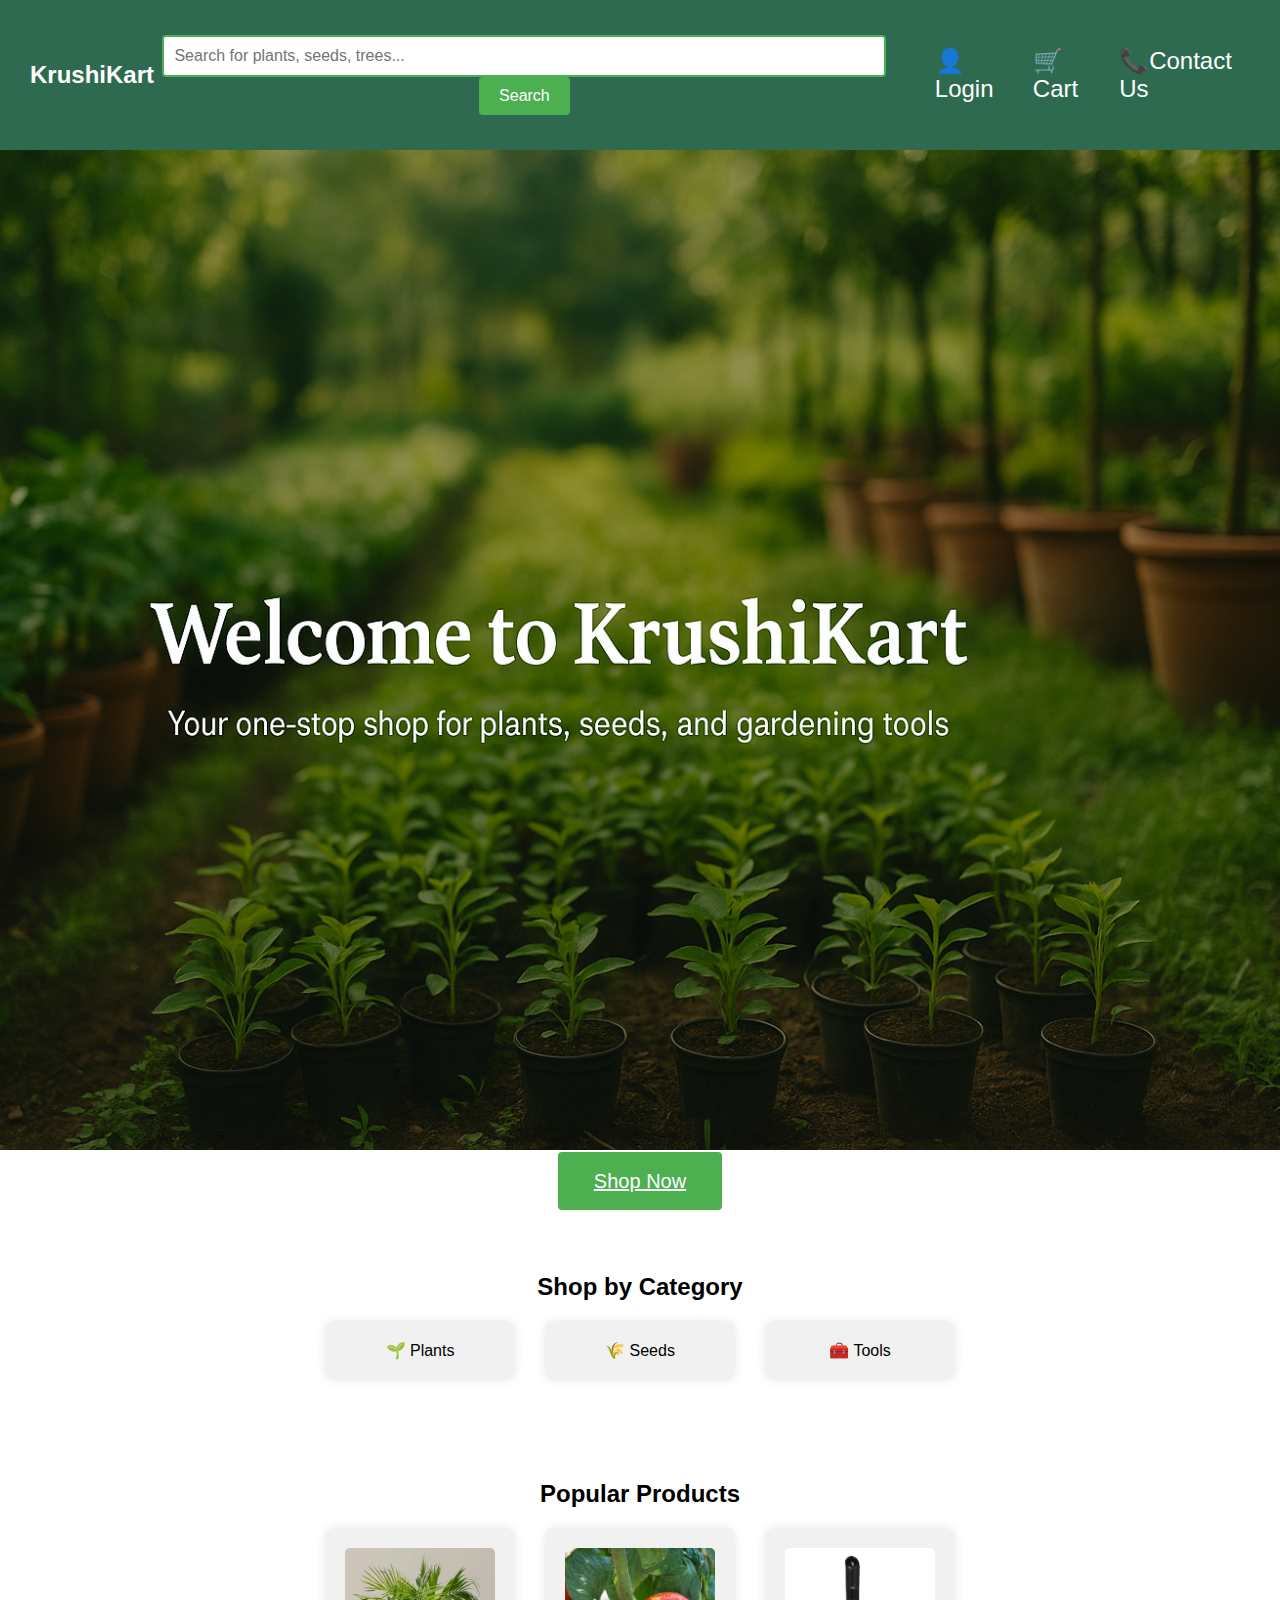
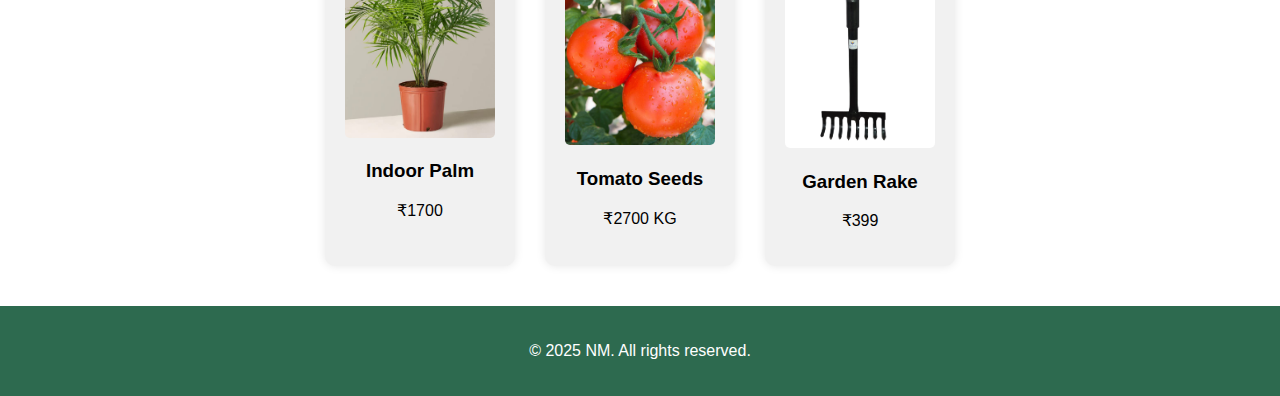
<file: templates/index.html>
<!DOCTYPE html>

<html lang="en">

<head>

    <meta charset="UTF-8">

    <title>KrushiKart</title>

    <link rel="stylesheet" href="/static/styles.css">

</head>

<body>



    <!-- Header -->

    <header>

        <div class="logo">KrushiKart</div>



        <div class="search-container">

            <form action="/search" method="GET">
          
              <input type="text" placeholder="Search for plants, seeds, trees..." name="query" required>
          
              <button type="submit">Search</button>
          
            </form>
          
        </div>


        

        <nav>

            <ul>

                <li><a href="login"> 👤Login </a></li>

                <li><a href="plants"> 🛒Cart </a></li>

                <li><a href="contact"> 📞Contact Us </a></li>

        

            </ul>

        </nav>

    </header>



    <!-- Hero Banner -->

    <section class="hero">

       <!-- <h1>Welcome to KrushiKart</h1>

        <p>Your one-stop shop for plants, seeds, and gardening tools</p> -->

    </section>

    <div class="shop-now-button">
        <li><a href="plants" class="shop-now-button-btn">Shop Now</a></li>
    </div>
      



    <!-- Categories -->

    <section class="categories">

        <h2>Shop by Category</h2>

        <div class="category-grid">

            <div class="category-card">🌱 Plants</div>

            <div class="category-card">🌾 Seeds</div>

            <div class="category-card">🧰 Tools</div>

        </div>

    </section>



    <!-- Featured Products -->

    <section class="featured">

        <h2>Popular Products</h2>

        <div class="product-grid">

            <div class="product-card">

                <img src="/static/Indoor-Palm.jpg" alt="Indoor Palm">

                <h3>Indoor Palm</h3>

                <p>₹1700</p>

            </div>

            <div class="product-card">

                <img src="/static/Tomato-Seeds.jpeg" alt="Tomato Seeds">

                <h3>Tomato Seeds</h3>

                <p>₹2700 KG</p>

            </div>

            <div class="product-card">

                <img src="/static/Garden Rake.png" alt="Garden Rake">

                <h3>Garden Rake</h3>

                <p>₹399</p>

            </div>

        </div>

    </section>



    <!-- Footer -->

    <footer>

        <p>&copy; 2025 NM. All rights reserved.</p>

    </footer>



</body>

</html>
</file>
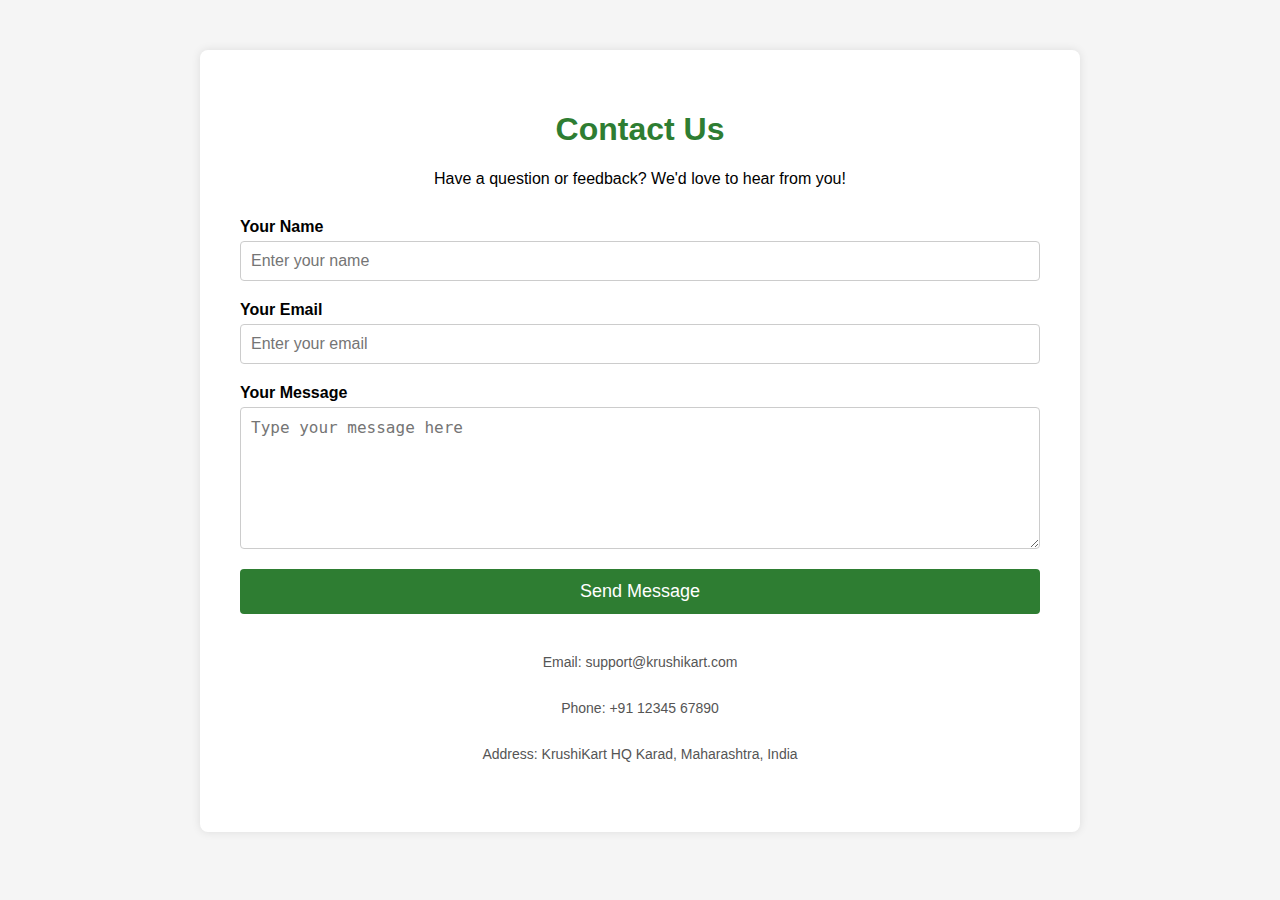
<file: templates/contact.html>
<!DOCTYPE html>

<html lang="en">

<head>

  <meta charset="UTF-8" />

  <meta name="viewport" content="width=device-width, initial-scale=1.0"/>

  <title>Contact Us | KrushiKart</title>

  <link rel="stylesheet" href="/static/contact.css" />

</head>

<body>

  <div class="container">

    <h1>Contact Us</h1>

    <p>Have a question or feedback? We'd love to hear from you!</p>

    <form action="#" method="post">

      <label for="name">Your Name</label>

      <input type="text" id="name" name="name" placeholder="Enter your name" required />



      <label for="email">Your Email</label>

      <input type="email" id="email" name="email" placeholder="Enter your email" required />



      <label for="message">Your Message</label>

      <textarea id="message" name="message" placeholder="Type your message here" required></textarea>

      



      <button type="submit">Send Message</button>

    </form>



    <div class="contact-info">

      <p>Email: support@krushikart.com</p>

      <p>Phone: +91 12345 67890</p>

      <p>Address: KrushiKart HQ Karad, Maharashtra, India</p>

    </div>

  </div>

</body>

</html>
</file>
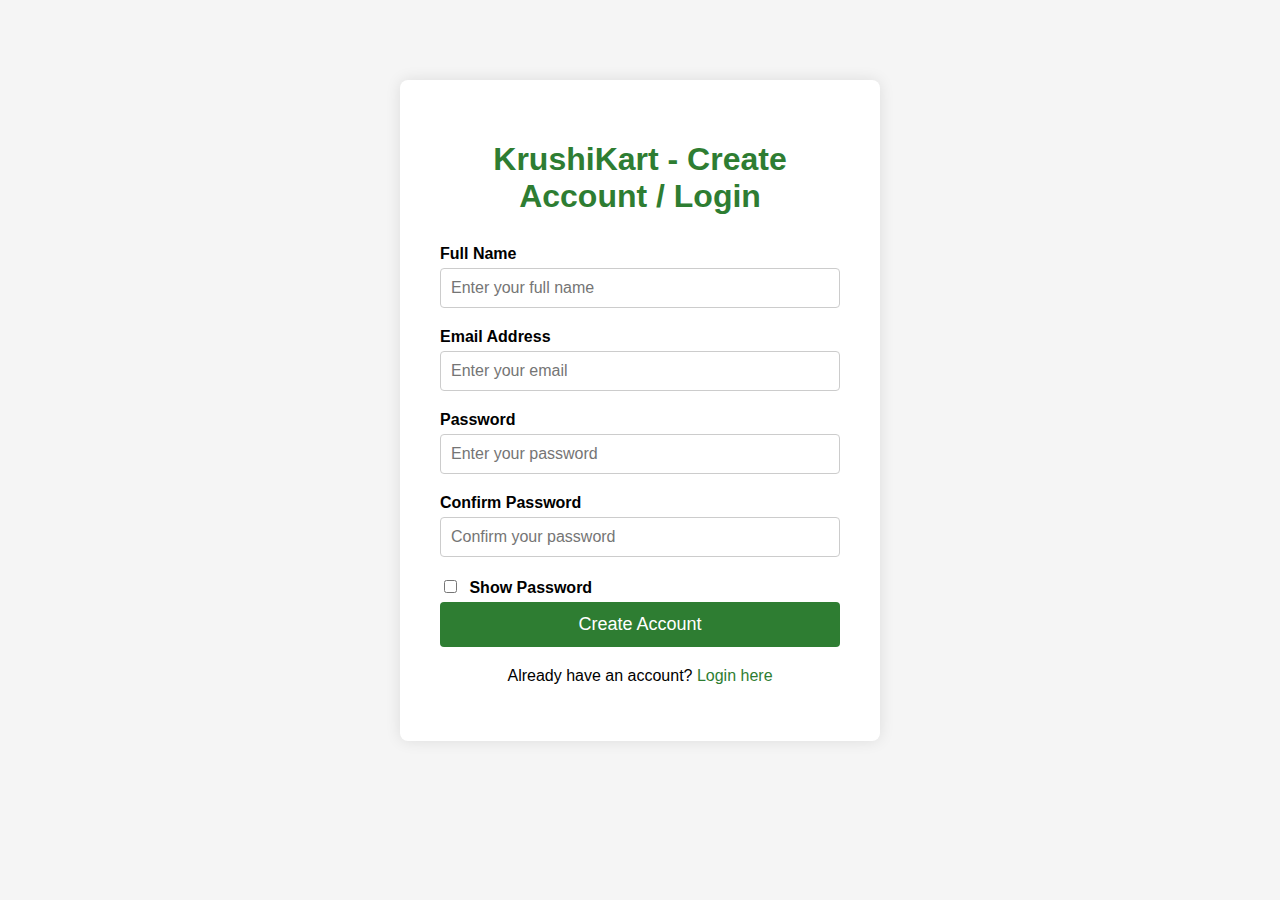
<file: templates/login.html>
<!DOCTYPE html>

<html lang="en">

<head>

  <meta charset="UTF-8" />

  <meta name="viewport" content="width=device-width, initial-scale=1.0"/>

  <title>Login | KrushiKart</title>

  <link rel="stylesheet" href="/static/login.css" />

</head>


<body>

    

  <div class="container">

    <h1>KrushiKart - Create Account / Login</h1>

    <form action="#" method="post">

      <label for="name">Full Name</label>

      <input type="text" id="name" name="name" placeholder="Enter your full name" required />



      <label for="email">Email Address</label>

      <input type="email" id="email" name="email" placeholder="Enter your email" required />



      <label for="password">Password</label>

      <input type="password" id="password" name="password" placeholder="Enter your password" required />


      <label for="confirm-password">Confirm Password</label>
      
      <input type="password" id="confirm-password" name="confirm-password" placeholder="Confirm your password" required />


      <label>

        <input type="checkbox" onclick="togglePassword()"> Show Password

      </label>



      <button type="submit">Create Account</button>



      <p class="login-text">Already have an account? <a href="#">Login here</a></p>

    </form>

  </div>



  <script>

    function togglePassword() {

      var pwd = document.getElementById("password");

      if (pwd.type === "password") {

        pwd.type = "text";

      } else {

        pwd.type = "password";

      }

    }

  </script>

</body>

</html>
</file>
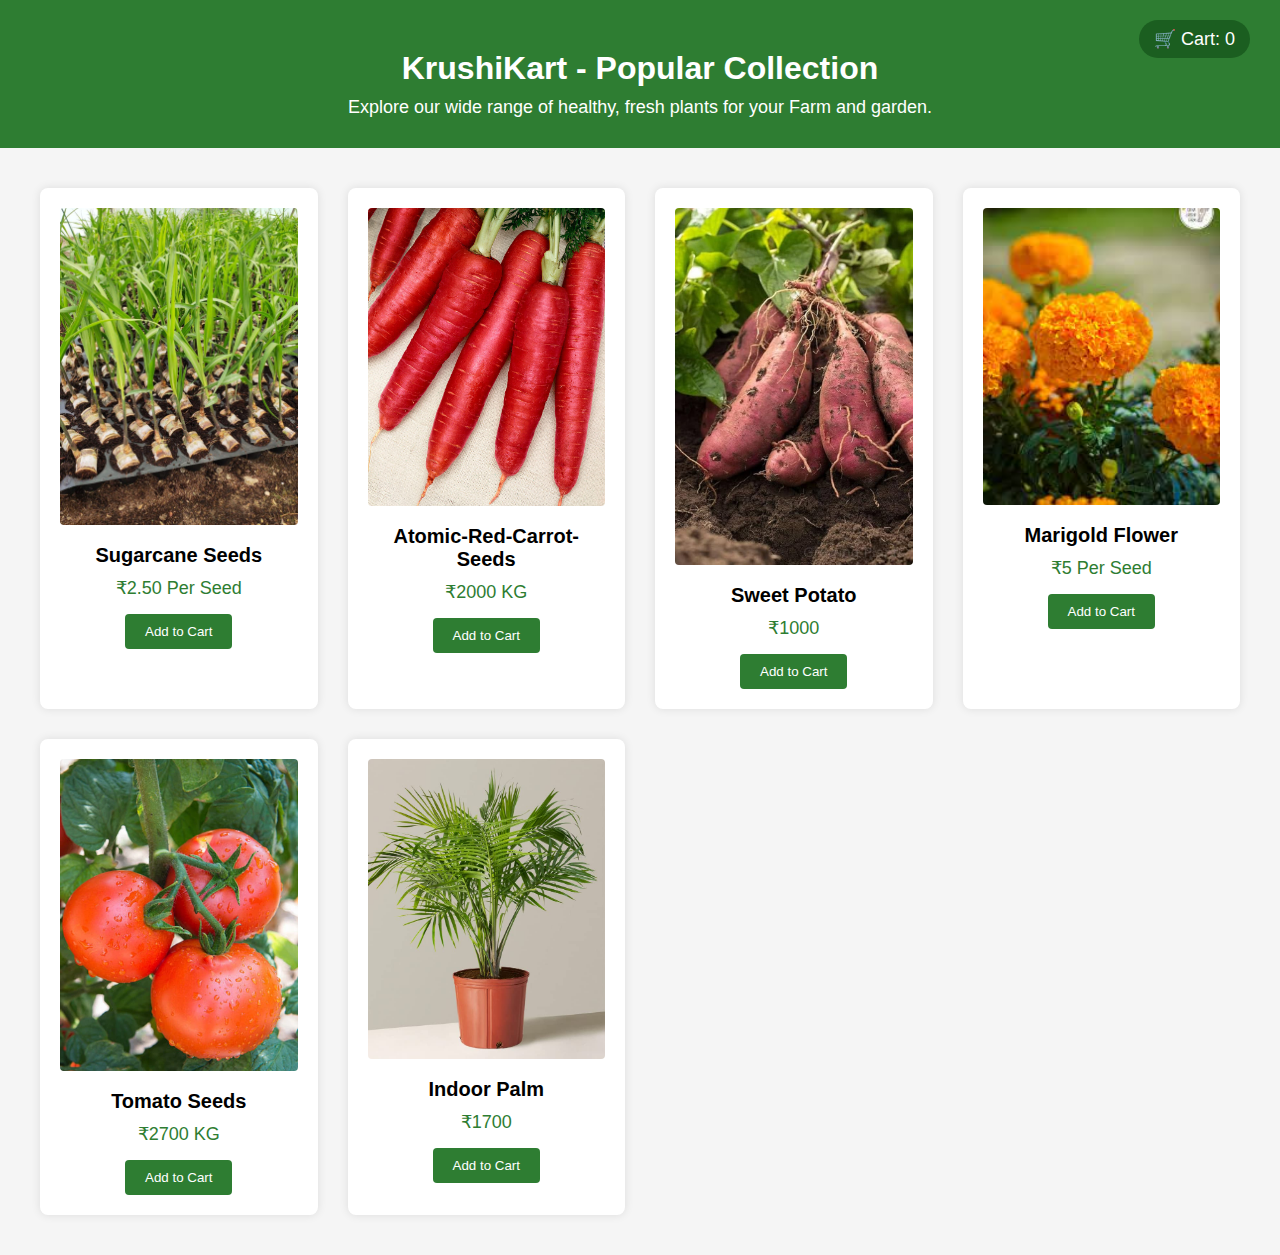
<file: templates/plants.html>
<!DOCTYPE html>

<html lang="en">

<head>

  <meta charset="UTF-8" />

  <meta name="viewport" content="width=device-width, initial-scale=1.0"/>

  <title>Plants | KrushiKart</title>

  <link rel="stylesheet" href="/static/plants.css" />

</head>

<body>

  <header>

    <h1>KrushiKart - Popular Collection</h1>

    <p>Explore our wide range of healthy, fresh plants for your Farm and garden.</p>

    <div class="cart">

      🛒 Cart: <span id="cart-count">0</span>

    </div>

  </header>



  <main class="product-grid">

    <div class="product-card">

      <img src="/static/sugarcane-plant.jpeg" alt="Sugarcane Seeds">

      <h2>Sugarcane Seeds</h2>

      <p>₹2.50 Per Seed</p>

      <button onclick="addToCart()">Add to Cart</button>

    </div>



    <div class="product-card">

      <img src="/static/Atomic-Red-Carrot-Seeds.jpg" alt="Atomic-Red-Carrot-Seeds">

      <h2>Atomic-Red-Carrot-Seeds</h2>

      <p>₹2000 KG</p>

      <button onclick="addToCart()">Add to Cart</button>

    </div>



    <div class="product-card">

      <img src="/static/Sweet-Potato.jpg" alt="Sweet Potato">

      <h2>Sweet Potato</h2>

      <p>₹1000</p>

      <button onclick="addToCart()">Add to Cart</button>

    </div>



    <div class="product-card">

      <img src="/static/Marigold-Flower.jpeg" alt="Marigold Flower">

      <h2>Marigold Flower</h2>

      <p>₹5 Per Seed</p>

      <button onclick="addToCart()">Add to Cart</button>

    </div>


    <div class="product-card">

        <img src="/static/Tomato-Seeds.jpeg" alt="Tomato Seeds">
  
        <h2>Tomato Seeds</h2>
  
        <p>₹2700 KG</p>
  
        <button onclick="addToCart()">Add to Cart</button>
  
    </div>

    <div class="product-card">

        <img src="/static/Indoor-Palm.jpg" alt="Indoor Palm">
  
        <h2>Indoor Palm</h2>
  
        <p>₹1700</p>
  
        <button onclick="addToCart()">Add to Cart</button>
  
    </div>

  </main>



  <script>

    let cartCount = 0;



    function addToCart() {

      cartCount++;

      document.getElementById('cart-count').innerText = cartCount;

    }

  </script>

</body>

</html>
</file>
<file: static/styles.css>
body {
    font-family: Arial, sans-serif;
    margin: 0;
    padding: 0;
}

header {
    background: #2d6a4f;
    color: white;
    display: flex;
    justify-content: space-between;
    align-items: center;
    padding: 15px 30px;
}

.search-container {
    text-align: center;
    margin: 20px auto;
}

.search-container input[type="text"] {
    width: 700px;
    padding: 10px;
    border: 2px solid #4CAF50;
    /* Green border for KrushiKart theme */
    border-radius: 4px;
    font-size: 16px;
}

.search-container button {
    padding: 10px 20px;
    background-color: #4CAF50;
    /* KrushiKart green */
    color: white;
    border: none;
    border-radius: 4px;
    cursor: pointer;
    font-size: 16px;
}

.search-container button:hover {
    background-color: #45a049;
}

.logo {
    font-size: 24px;
    font-weight: bold;
}

nav ul {
    list-style: none;
    display: flex;
    gap: 20px;
    font-size: 24px;
}

nav a {
    color: white;
    text-decoration: none;
}

.hero {
    background: url('Background_Banner.png') no-repeat center center/cover;
    color: white;
    text-align: center;
    padding: 500px 40px;
}

.hero .cta {
    display: inline-block;
    background: #40916c;
    padding: 25px 50px;
    color: white;
    text-decoration: none;
    margin-top: 20px;
    border-radius: 5px;
}

.shop-now-button {
    text-align: center;
    margin: 20px auto;
}

.shop-now-button-btn {
    padding: 18px 36px;
    background-color: #4CAF50;
    color: white;
    border: none;
    border-radius: 4px;
    cursor: pointer;
    font-size: 20px;
}

.shop-now-button-btn:hover {
    background-color: #45a049;
    color: white;
}

.categories,
.featured {
    padding: 40px 20px;
    text-align: center;
}

.category-grid,
.product-grid {
    display: flex;
    justify-content: center;
    gap: 30px;
    margin-top: 20px;
}

.category-card,
.product-card {
    background: #f1f1f1;
    padding: 20px;
    border-radius: 10px;
    width: 150px;
    box-shadow: 0 0 10px rgba(0, 0, 0, 0.1);
    cursor: pointer;
}

.product-card img {
    width: 100%;
    height: auto;
    border-radius: 5px;
}

footer {
    background: #2d6a4f;
    color: white;
    text-align: center;
    padding: 20px 0;
}
</file>
<file: static/contact.css>
body {
    font-family: Arial, sans-serif;
    background-color: #f5f5f5;
    margin: 0;
    padding: 0;
}

.container {
    max-width: 800px;
    margin: 50px auto;
    background: #fff;
    padding: 40px;
    border-radius: 8px;
    box-shadow: 0 0 10px rgba(0, 0, 0, 0.1);
}

h1 {
    text-align: center;
    color: #2e7d32;
}

p {
    text-align: center;
    margin-bottom: 30px;
}

form {
    display: flex;
    flex-direction: column;
}

label {
    margin-bottom: 5px;
    font-weight: bold;
}

input,
textarea {
    padding: 10px;
    margin-bottom: 20px;
    border: 1px solid #ccc;
    border-radius: 4px;
    font-size: 16px;
}

textarea {
    resize: vertical;
    min-height: 120px;
}

button {
    padding: 12px;
    background-color: #2e7d32;
    color: #fff;
    border: none;
    font-size: 18px;
    border-radius: 4px;
    cursor: pointer;
}

button:hover {
    background-color: #1b5e20;
}

.contact-info {
    text-align: center;
    margin-top: 40px;
    font-size: 14px;
    color: #555;
}
</file>
<file: static/login.css>
body {
    font-family: Arial, sans-serif;
    background-color: #f5f5f5;
    margin: 0;
    padding: 0;
}

.container {
    max-width: 400px;
    margin: 80px auto;
    background: #fff;
    padding: 40px;
    border-radius: 8px;
    box-shadow: 0 0 15px rgba(0, 0, 0, 0.1);
}

h1 {
    text-align: center;
    color: #2e7d32;
    margin-bottom: 30px;
}

form {
    display: flex;
    flex-direction: column;
}

label {
    margin-bottom: 5px;
    font-weight: bold;
}

input[type="text"],
input[type="email"],
input[type="password"] {
    padding: 10px;
    margin-bottom: 20px;
    border: 1px solid #ccc;
    border-radius: 4px;
    font-size: 16px;
}

input[type="checkbox"] {
    margin-right: 8px;
}

button {
    padding: 12px;
    background-color: #2e7d32;
    color: #fff;
    border: none;
    font-size: 18px;
    border-radius: 4px;
    cursor: pointer;
}

button:hover {
    background-color: #1b5e20;
}

.login-text {
    text-align: center;
    margin-top: 20px;
}

.login-text a {
    color: #2e7d32;
    text-decoration: none;
}

.login-text a:hover {
    text-decoration: underline;
}
</file>
<file: static/plants.css>
body {
    font-family: Arial, sans-serif;
    background-color: #f5f5f5;
    margin: 0;
    padding: 0;
}

header {
    text-align: center;
    padding: 50px 20px 20px;
    background-color: #2e7d32;
    color: #fff;
    position: relative;
}

header h1 {
    margin: 0 0 10px;
}

header p {
    margin: 0 0 10px;
    font-size: 18px;
}

.cart {
    position: absolute;
    top: 20px;
    right: 30px;
    font-size: 18px;
    background: #1b5e20;
    padding: 8px 15px;
    border-radius: 20px;
}

.product-grid {
    display: grid;
    grid-template-columns: repeat(auto-fit, minmax(220px, 1fr));
    gap: 30px;
    padding: 40px;
    max-width: 1200px;
    margin: 0 auto;
}

.product-card {
    background: #fff;
    border-radius: 8px;
    padding: 20px;
    text-align: center;
    box-shadow: 0 0 10px rgba(0, 0, 0, 0.1);
}

.product-card img {
    width: 100%;
    border-radius: 4px;
    margin-bottom: 15px;
}

.product-card h2 {
    font-size: 20px;
    margin: 0 0 10px;
}

.product-card p {
    font-size: 18px;
    margin: 0 0 15px;
    color: #2e7d32;
}

.product-card button {
    padding: 10px 20px;
    background-color: #2e7d32;
    color: #fff;
    border: none;
    border-radius: 4px;
    cursor: pointer;
}

.product-card button:hover {
    background-color: #1b5e20;
}
</file>
